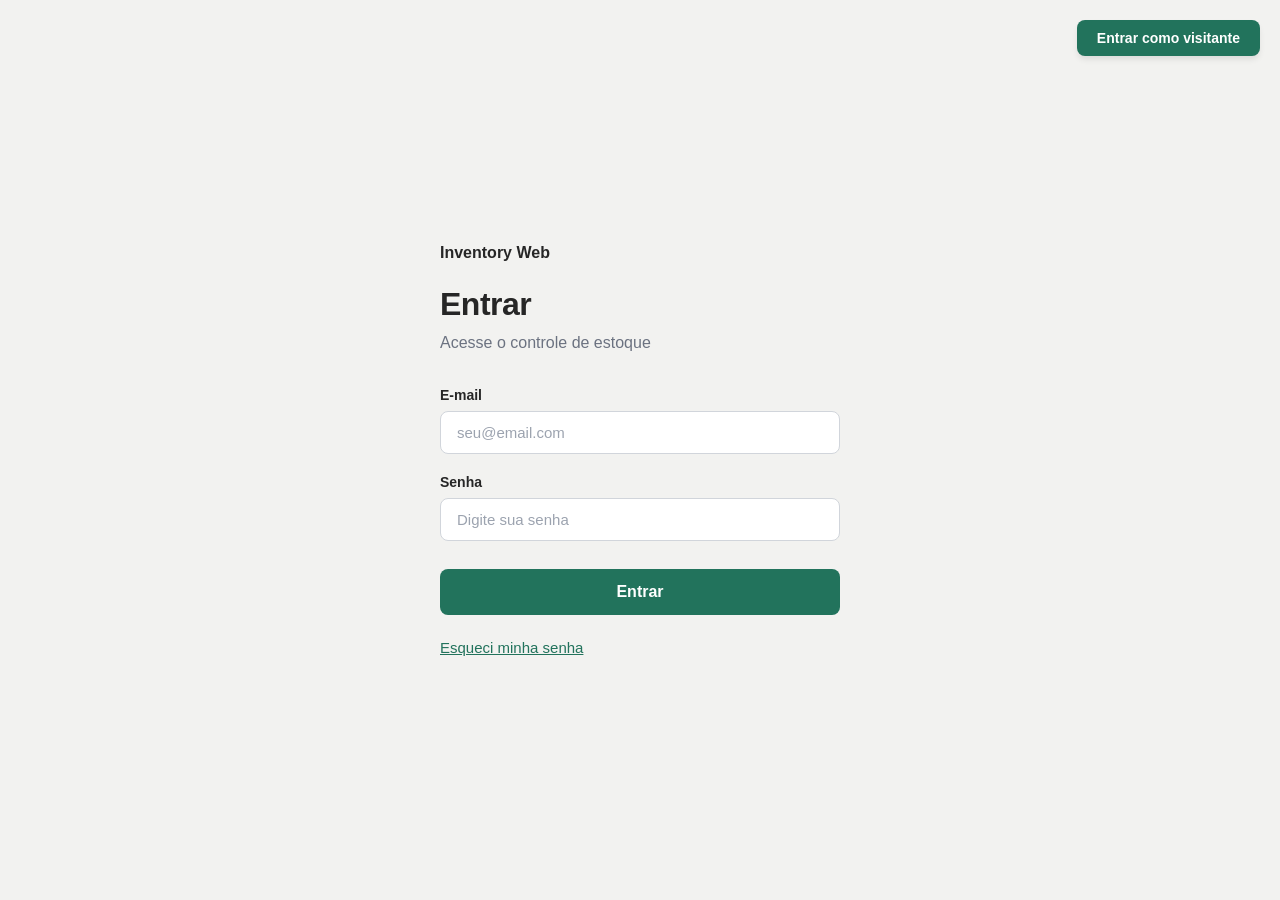
<file: index.html>
<!DOCTYPE html>
<html lang="pt-BR">

<head>
    <meta charset="UTF-8">
    <meta name="viewport" content="width=device-width, initial-scale=1.0">
    <title>Login - Inventory</title>
    <link rel="shortcut icon" href="assets/images/favicon.svg" type="image/x-icon">
    <link rel="stylesheet" href="css/style.css">
</head>

<body>
    <main class="login-page">

        <section class="login-container">

            <header>
                <span class="brand-title">Inventory Web</span>
                <h1 class="main-heading">Entrar</h1>
                <p class="subtitle">Acesse o controle de estoque</p>
            </header>

            <form id="login-form">
                <div class="form-group">
                    <label for="email">E-mail</label>
                    <input type="email" id="email" name="email" placeholder="seu@email.com" autocomplete="email"
                        required>
                </div>

                <div class="form-group">
                    <label for="senha">Senha</label>
                    <input type="password" id="senha" name="senha" placeholder="Digite sua senha"
                        autocomplete="current-password" required>
                </div>

                <button type="submit" class="btn-submit">Entrar</button>

                <div>
                    <a href="#" class="forgot-link">Esqueci minha senha</a>
                </div>

                <div class="visitor-container">
                    <a href="/pages/dashboard.html" class="btn-visitor">Entrar como visitante</a>
                </div>
            </form>
        </section>
    </main>

    <script>
        document
            .getElementById("login-form")
            .addEventListener("submit", function (event) {
                event.preventDefault();

                window.location.href = "pages/dashboard.html";
            });
    </script>

</body>

</html>
</file>
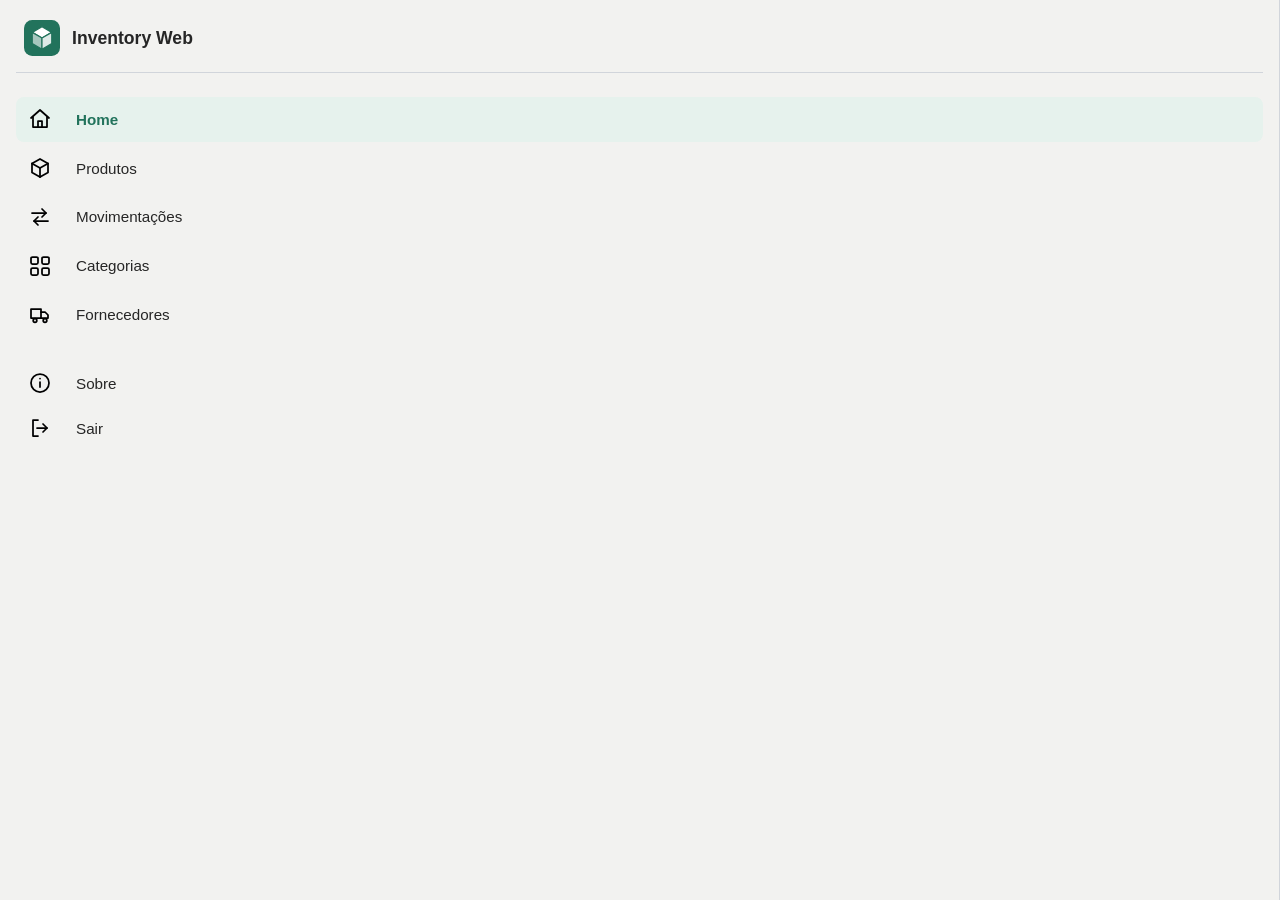
<file: components/sidebar.html>
<!DOCTYPE html>
<html lang="pt-BR">

<head>
    <meta charset="UTF-8">
    <meta name="viewport" content="width=device-width, initial-scale=1.0">
    <title>Inventory Web</title>
    <link rel="icon" href="../assets/images/favicon.svg" type="image/svg+xml">
    <link rel="stylesheet" href="../css/style.css">
</head>

<body>
    <aside class="sidebar">

        <div class="brand">
            <img src="../assets/images/logo-icon.svg" alt="logo">
            <h2>Inventory Web</h2>
        </div>

        <nav class="nav-menu">
            <a href="../pages/home.html" class="nav-item active">
                <img src="../assets/icons/home.svg" alt="logo">
                <i data-lucide="home"></i> Home
            </a>
            <a href="produtos.html" class="nav-item">
                <img src="../assets/icons/produtos.svg" alt="logo">
                <i data-lucide="box"></i> Produtos
            </a>
            <a href="movimentacoes.html" class="nav-item">
                <img src="../assets/icons/movimentacoes.svg" alt="logo">
                <i data-lucide="arrow-left-right"></i> Movimentações
            </a>
            <a href="categorias.html" class="nav-item">
                <img src="../assets/icons/categorias.svg" alt="logo">
                <i data-lucide="grid"></i> Categorias
            </a>
            <a href="fornecedores.html" class="nav-item">
                <img src="../assets/icons/fornecedores.svg" alt="logo">
                <i data-lucide="truck"></i> Fornecedores
            </a>

        </nav>

        <div class="nav-footer">
            <a href="sobre.html" class="nav-item">
                <img src="../assets/icons/sobre.svg" alt="logo">
                <i data-lucide="info"></i> Sobre
            </a>
            <a href="/logout" class="nav-item">
                <img src="../assets/icons/sair.svg" alt="logo">
                <i data-lucide="log-out"></i> Sair
            </a>
        </div>

    </aside>
</body>

</html>
</file>
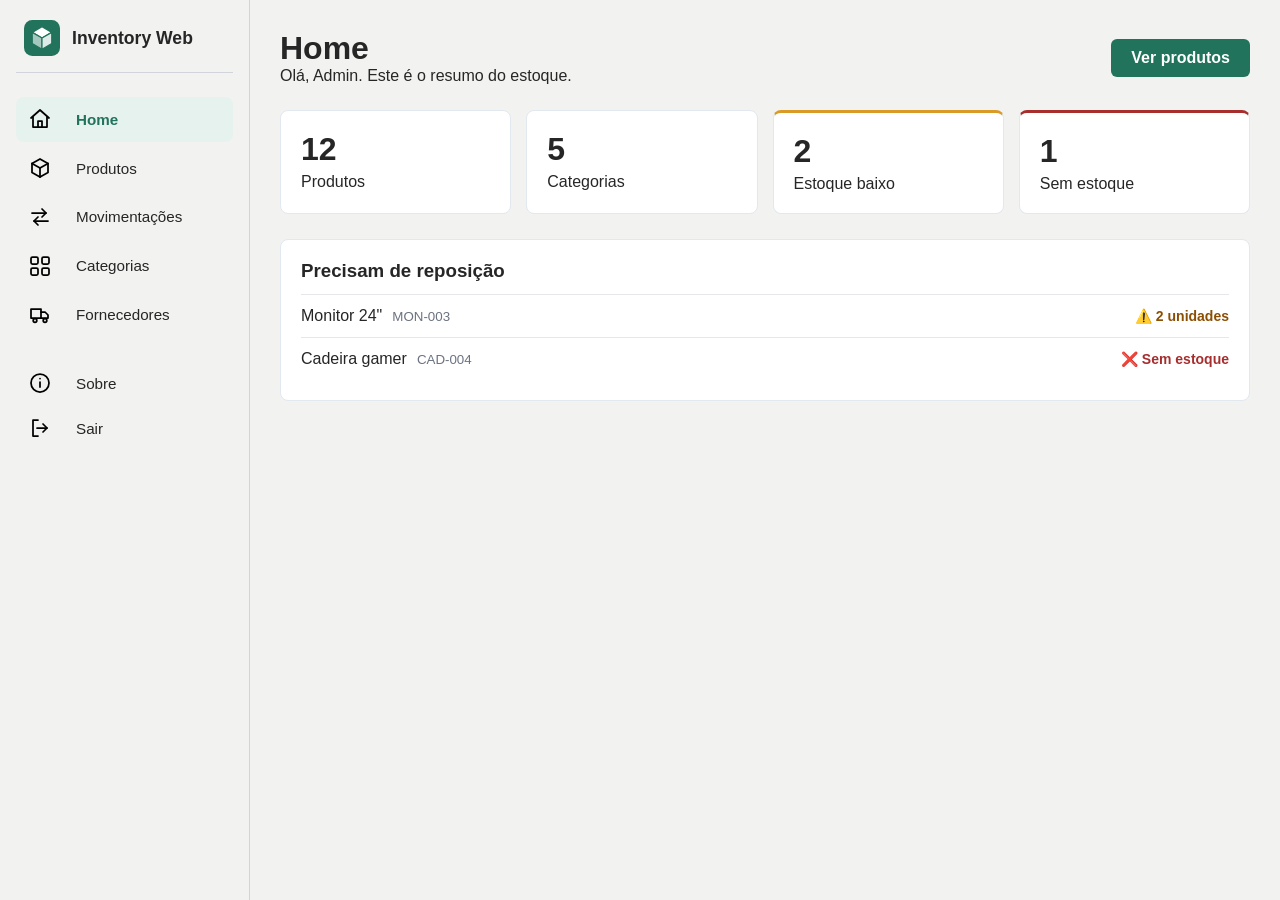
<file: pages/dashboard.html>
<!DOCTYPE html>
<html lang="pt-BR">

<head>
    <meta charset="UTF-8">
    <meta name="viewport" content="width=device-width, initial-scale=1.0">
    <title>Inventory Web</title>
    <link rel="icon" href="../assets/images/favicon.svg" type="image/svg+xml">
    <link rel="stylesheet" href="../css/style.css">
</head>

<body>
    <div class="app-layout">
        <!-- Container onde a Aside/Sidebar será inserida -->
        <div id="sidebar-container"></div>

        <!-- Conteúdo Principal à Direita -->
        <main class="main-content">
            <header class="content-header">
                <div>
                    <h1>Home</h1>
                    <p>Olá, Admin. Este é o resumo do estoque.</p>
                </div>
                <button class="btn-primary">Ver produtos</button>
            </header>

            <!-- Cards de Resumo -->
            <section class="stats-grid">
                <div class="card">
                    <h2>12</h2>
                    <p>Produtos</p>
                </div>
                <div class="card">
                    <h2>5</h2>
                    <p>Categorias</p>
                </div>
                <div class="card warning">
                    <h2>2</h2>
                    <p>Estoque baixo</p>
                </div>
                <div class="card danger">
                    <h2>1</h2>
                    <p>Sem estoque</p>
                </div>
            </section>

            <!-- Tabelas / Listas -->
            <section class="section-box">
                <h3>Precisam de reposição</h3>
                <div class="list-item alert">
                    <span>Monitor 24" <small>MON-003</small></span>
                    <span class="status warning">⚠️ 2 unidades</span>
                </div>
                <div class="list-item alert">
                    <span>Cadeira gamer <small>CAD-004</small></span>
                    <span class="status danger">❌ Sem estoque</span>
                </div>
            </section>
        </main>
    </div>

    <!-- Script para carregar a Aside dinamicamente -->
    <script>
        fetch('../components/sidebar.html')
            .then(response => {
                if (!response.ok) {
                    throw new Error("Erro ao carregar o menu");
                }

                return response.text();
            })
            .then(html => {
                document.getElementById("sidebar-container").innerHTML = html;

                if (window.lucide) {
                    window.lucide.createIcons();
                }
            })
            .catch(error => {
                console.error("Não foi possível carregar a sidebar:", error);
            });
    </script>

</body>

</html>
</file>
<file: css/style.css>
/* =========================================================
   INVENTORY WEB — FOLHA DE ESTILOS
   Organização: variáveis, estilos globais, login, dashboard
   e responsividade.
   ========================================================= */


/* =========================================================
   1. VARIÁVEIS GLOBAIS
   Centraliza cores e valores reutilizados no projeto.
   ========================================================= */
:root {
    /* Fundos */
    --bg: #F2F2F0;
    --surface: #FFFFFF;

    /* Textos */
    --text: #262626;
    --text-subtitle: #6b7280;
    --text-placeholder: #9ca3af;

    /* Marca e ações */
    --primary: #22735C;
    --primary-focus: #185847;

    /* Bordas */
    --border: #d1d5db;
    --border-soft: #e5e7eb;

    /* Cores de apoio: avisos e erros */
    --accent-warm: #8C4E03;
    --accent-danger: #A62E2E;

    /* Estados da navegação */
    --hover: #e9eeeb;
    --accent-soft: #e6f2ed;
    --accent: #22735C;

    /* Detalhes visuais reutilizáveis */
    --radius: 8px;
}


/* =========================================================
   2. CONFIGURAÇÕES GLOBAIS
   Aplica o mesmo modelo de caixa e fonte a todos os elementos.
   ========================================================= */
* {
    box-sizing: border-box;
    margin: 0;
    padding: 0;
    font-family: -apple-system, BlinkMacSystemFont, "Segoe UI",
        Roboto, Helvetica, Arial, sans-serif;
}

body {
    color: var(--text);
    background-color: var(--bg);
}

button,
input {
    font: inherit;
}

a {
    color: inherit;
}


/* =========================================================
   3. PÁGINA DE LOGIN
   Fundo, alinhamento e espaçamento do conteúdo de autenticação.
   ========================================================= */
.login-page {
    min-height: 100vh;
    display: flex;
    justify-content: center;
    align-items: center;
    padding: 1.25rem;
    color: var(--text);
    background-color: var(--bg);
    position: relative;
}

.login-container {
    width: 100%;
    max-width: 25rem; /* 400px */
}

/* Marca acima do título */
.brand-title {
    display: inline-block;
    margin-bottom: 1.5rem; /* 24px */
    font-size: 1rem; /* 16px */
    font-weight: 700;
    color: var(--text);
}

/* Título principal: "Entrar" */
.main-heading {
    margin-bottom: 0.5rem; /* 8px */
    font-size: 2rem; /* 32px */
    font-weight: 700;
    color: var(--text);
    letter-spacing: -0.03125rem; /* -0.5px */
}

/* Texto abaixo do título */
.subtitle {
    margin-bottom: 2rem; /* 32px */
    font-size: 1rem; /* 16px */
    line-height: 1.5;
    color: var(--text-subtitle);
}


/* =========================================================
   4. FORMULÁRIO DE LOGIN
   Agrupamento, rótulos, campos e estados de foco.
   ========================================================= */
.form-group {
    margin-bottom: 1.25rem; /* 20px */
}

/* Rótulos dos campos */
.form-group label {
    display: block;
    margin-bottom: 0.5rem; /* 8px */
    font-size: 0.875rem; /* 14px */
    font-weight: 600;
    color: var(--text);
}

/* Campos de e-mail e senha */
.form-group input {
    width: 100%;
    padding: 0.75rem 1rem; /* 12px 16px */
    font-size: 0.9375rem; /* 15px */
    color: var(--text);
    background-color: var(--surface);
    border: 1px solid var(--border);
    border-radius: var(--radius);
    outline: none;
    transition: border-color 0.2s ease, box-shadow 0.2s ease;
}

/* Texto de exemplo dentro dos campos */
.form-group input::placeholder {
    color: var(--text-placeholder);
}

/* Destaque ao selecionar um campo */
.form-group input:focus {
    border-color: var(--primary);
    box-shadow: 0 0 0 0.1875rem rgba(34, 115, 92, 0.15); /* 3px */
}


/* =========================================================
   5. BOTÃO PRINCIPAL DO LOGIN
   ========================================================= */
.btn-submit {
    width: 100%;
    margin-top: 0.5rem; /* 8px */
    margin-bottom: 1.5rem; /* 24px */
    padding: 0.875rem; /* 14px */
    color: #FFFFFF;
    background-color: var(--primary);
    border: none;
    border-radius: var(--radius);
    font-size: 1rem; /* 16px */
    font-weight: 600;
    cursor: pointer;
    transition: background-color 0.2s ease, transform 0.2s ease;
}

.btn-submit:hover {
    background-color: var(--primary-focus);
    transform: translateY(-0.125rem); /* -2px */
}


/* =========================================================
   6. LINK "ESQUECI MINHA SENHA"
   ========================================================= */
.forgot-link {
    display: inline-block;
    color: var(--primary);
    font-size: 0.9375rem; /* 15px */
    text-decoration: underline;
    transition: color 0.2s ease;
}

.forgot-link:hover {
    color: var(--primary-focus);
}


/* =========================================================
   7. BOTÃO "ENTRAR COMO VISITANTE"
   Posicionado no canto superior direito da tela de login.
   ========================================================= */
.visitor-container {
    position: absolute;
    top: 1.25rem; /* 20px */
    right: 1.25rem; /* 20px */
    z-index: 1000;
}

.btn-visitor {
    display: inline-block;
    padding: 0.625rem 1.25rem; /* 10px 20px */
    color: #FFFFFF;
    background-color: var(--primary);
    border-radius: var(--radius);
    font-size: 0.875rem; /* 14px */
    font-weight: 600;
    text-decoration: none;
    box-shadow: 0 0.25rem 0.375rem -0.0625rem rgba(0, 0, 0, 0.1);
    transition: background-color 0.2s ease-in-out,
        transform 0.2s ease-in-out,
        box-shadow 0.2s ease-in-out;
}

.btn-visitor:hover {
    background-color: var(--primary-focus);
    transform: translateY(-0.125rem); /* -2px */
    box-shadow: 0 0.375rem 0.75rem -0.125rem rgba(0, 0, 0, 0.15);
}

.btn-visitor:active {
    transform: translateY(0);
}


/* =========================================================
   8. LAYOUT PRINCIPAL DO DASHBOARD
   Coloca a sidebar à esquerda e o conteúdo à direita.
   ========================================================= */
.app-layout {
    display: flex;
    align-items: stretch;
    width: 100%;
    min-height: 100vh;
}

/* Contêiner que recebe a sidebar via JavaScript */
#sidebar-container {
    flex: 0 0 250px;
    width: 250px;
    min-height: 100vh;
}

/* Área principal do dashboard */
.main-content {
    flex: 1;
    min-width: 0;
    padding: 30px;
}


/* =========================================================
   9. SIDEBAR E IDENTIDADE VISUAL
   ========================================================= */
.sidebar {
    position: sticky;
    top: 0;
    display: flex;
    flex-direction: column;
    gap: 1.5rem;
    width: 100%;
    height: 100vh;
    padding: 1.25rem 1rem;
    overflow-y: auto;
    background-color: var(--bg);
    border-right: 1px solid var(--border);
}

/* Marca e logotipo no menu lateral */
.brand {
    display: flex;
    align-items: center;
    gap: 0.75rem;
    padding: 0 0.5rem 1rem;
    border-bottom: 1px solid var(--border);
}

.brand img {
    width: 36px;
    height: 36px;
    object-fit: contain;
}

.brand h2 {
    color: var(--text);
    font-size: 1.1rem;
    font-weight: 600;
}


/* =========================================================
   10. NAVEGAÇÃO DA SIDEBAR
   ========================================================= */
.nav-menu {
    display: flex;
    flex-direction: column;
    gap: 0.25rem;
}

/* Cada link do menu */
.nav-item {
    display: flex;
    align-items: center;
    gap: 0.75rem;
    padding: 0.65rem 0.75rem;
    color: var(--text);
    border-radius: var(--radius);
    font-size: 0.95rem;
    text-decoration: none;
    transition: background-color 0.2s ease, color 0.2s ease;
}

/* Estado ao passar o mouse */
.nav-item:hover {
    background-color: var(--hover);
}

/* Página atualmente selecionada */
.nav-item.active {
    color: var(--accent);
    background-color: var(--accent-soft);
    font-weight: 600;
}


/* =========================================================
   11. CABEÇALHO DO CONTEÚDO
   Título da página e ações à direita.
   ========================================================= */
.content-header {
    display: flex;
    justify-content: space-between;
    align-items: center;
    gap: 1rem;
    margin-bottom: 25px;
}


/* =========================================================
   12. BOTÕES DO DASHBOARD
   ========================================================= */
.btn-primary {
    display: inline-flex;
    align-items: center;
    justify-content: center;
    padding: 10px 20px;
    color: #FFFFFF;
    background-color: var(--primary);
    border: none;
    border-radius: 6px;
    font-weight: 600;
    text-decoration: none;
    cursor: pointer;
    transition: background-color 0.2s ease, transform 0.2s ease;
}

.btn-primary:hover {
    background-color: var(--primary-focus);
}


/* =========================================================
   13. CARDS DE RESUMO DO ESTOQUE
   Grade com produtos, categorias, estoque baixo e sem estoque.
   ========================================================= */
.stats-grid {
    display: grid;
    grid-template-columns: repeat(4, minmax(0, 1fr));
    gap: 15px;
    margin-bottom: 25px;
}

/* Aparência base de cada card */
.card {
    min-width: 0;
    padding: 20px;
    background-color: var(--surface);
    border: 1px solid #e2e8f0;
    border-radius: var(--radius);
}

/* Número em destaque no card */
.card h2 {
    margin-bottom: 5px;
    font-size: 2rem;
}

/* Variações opcionais para estados de estoque */
.card.warning {
    border-top: 3px solid #D99A26;
}

.card.danger {
    border-top: 3px solid var(--accent-danger);
}


/* =========================================================
   14. SEÇÃO DE PRODUTOS QUE PRECISAM DE REPOSIÇÃO
   ========================================================= */
.section-box {
    padding: 20px;
    background-color: var(--surface);
    border: 1px solid #e2e8f0;
    border-radius: var(--radius);
}

.section-box h3 {
    margin-bottom: 12px;
}

.list-item {
    display: flex;
    align-items: center;
    justify-content: space-between;
    gap: 1rem;
    padding: 12px 0;
    border-top: 1px solid var(--border-soft);
}

.list-item small {
    display: inline-block;
    margin-left: 0.35rem;
    color: var(--text-subtitle);
}

/* Rótulos de status */
.status {
    font-size: 0.875rem;
    font-weight: 600;
}

.status.warning {
    color: var(--accent-warm);
}

.status.danger {
    color: var(--accent-danger);
}


/* =========================================================
   15. RESPONSIVIDADE — TABLETS
   Reduz a quantidade de colunas dos cards.
   ========================================================= */
@media (max-width: 1050px) {
    .stats-grid {
        grid-template-columns: repeat(2, minmax(0, 1fr));
    }
}


/* =========================================================
   16. RESPONSIVIDADE — CELULARES
   Sidebar acima do conteúdo e cards em uma coluna.
   ========================================================= */
@media (max-width: 720px) {
    .app-layout {
        flex-direction: column;
    }

    #sidebar-container {
        flex: 0 0 auto;
        width: 100%;
        min-height: auto;
    }

    .sidebar {
        position: static;
        width: 100%;
        height: auto;
        min-height: auto;
        border-right: none;
        border-bottom: 1px solid var(--border);
    }

    .nav-menu {
        display: grid;
        grid-template-columns: repeat(2, minmax(0, 1fr));
    }

    .main-content {
        width: 100%;
        padding: 20px 16px;
    }

    .content-header {
        align-items: flex-start;
        flex-direction: column;
    }

    .btn-primary {
        width: 100%;
    }
}


/* =========================================================
   17. RESPONSIVIDADE — CELULARES ESTREITOS
   ========================================================= */
@media (max-width: 480px) {
    .login-page {
        align-items: flex-start;
        padding-top: 7rem;
    }

    .visitor-container {
        top: 1rem;
        right: 1rem;
    }

    .stats-grid {
        grid-template-columns: 1fr;
    }

    .section-box {
        padding: 16px;
    }

    .list-item {
        align-items: flex-start;
        flex-direction: column;
    }

    .nav-menu {
        grid-template-columns: 1fr;
    }
}
</file>
